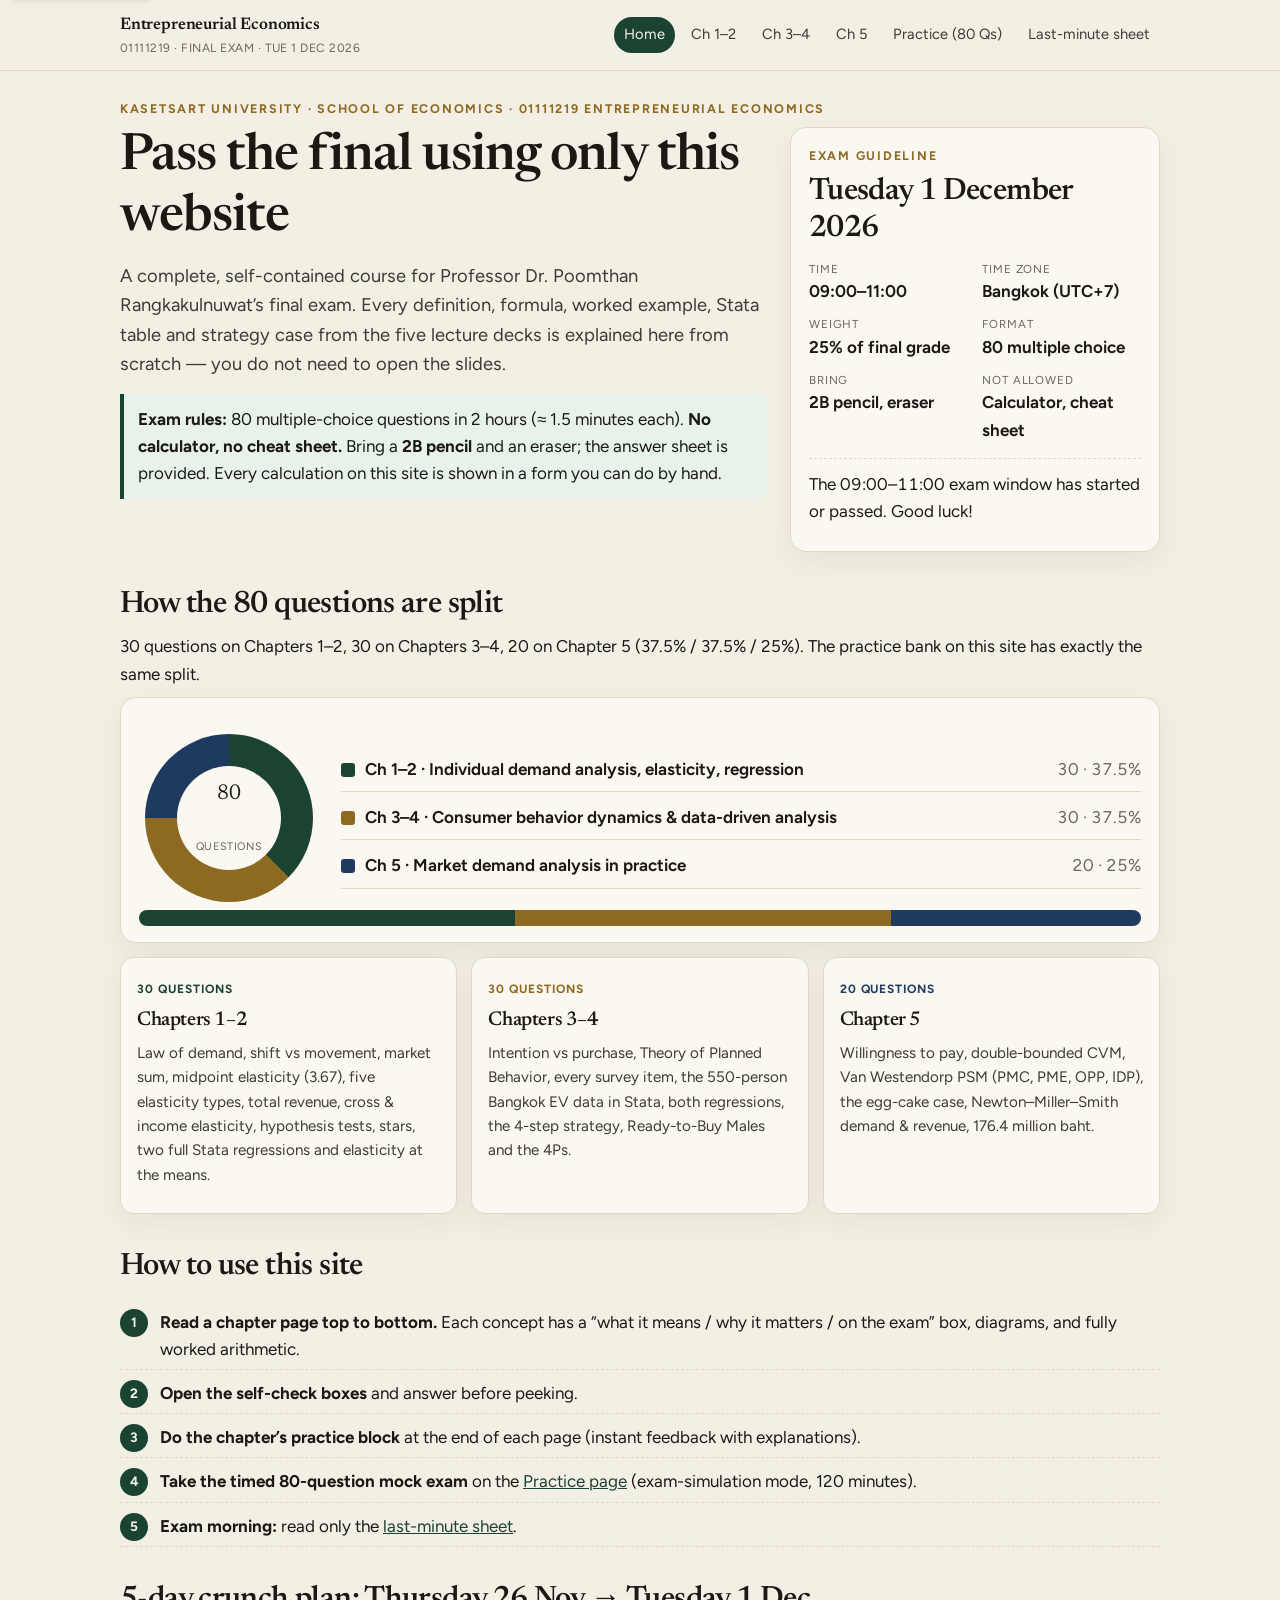
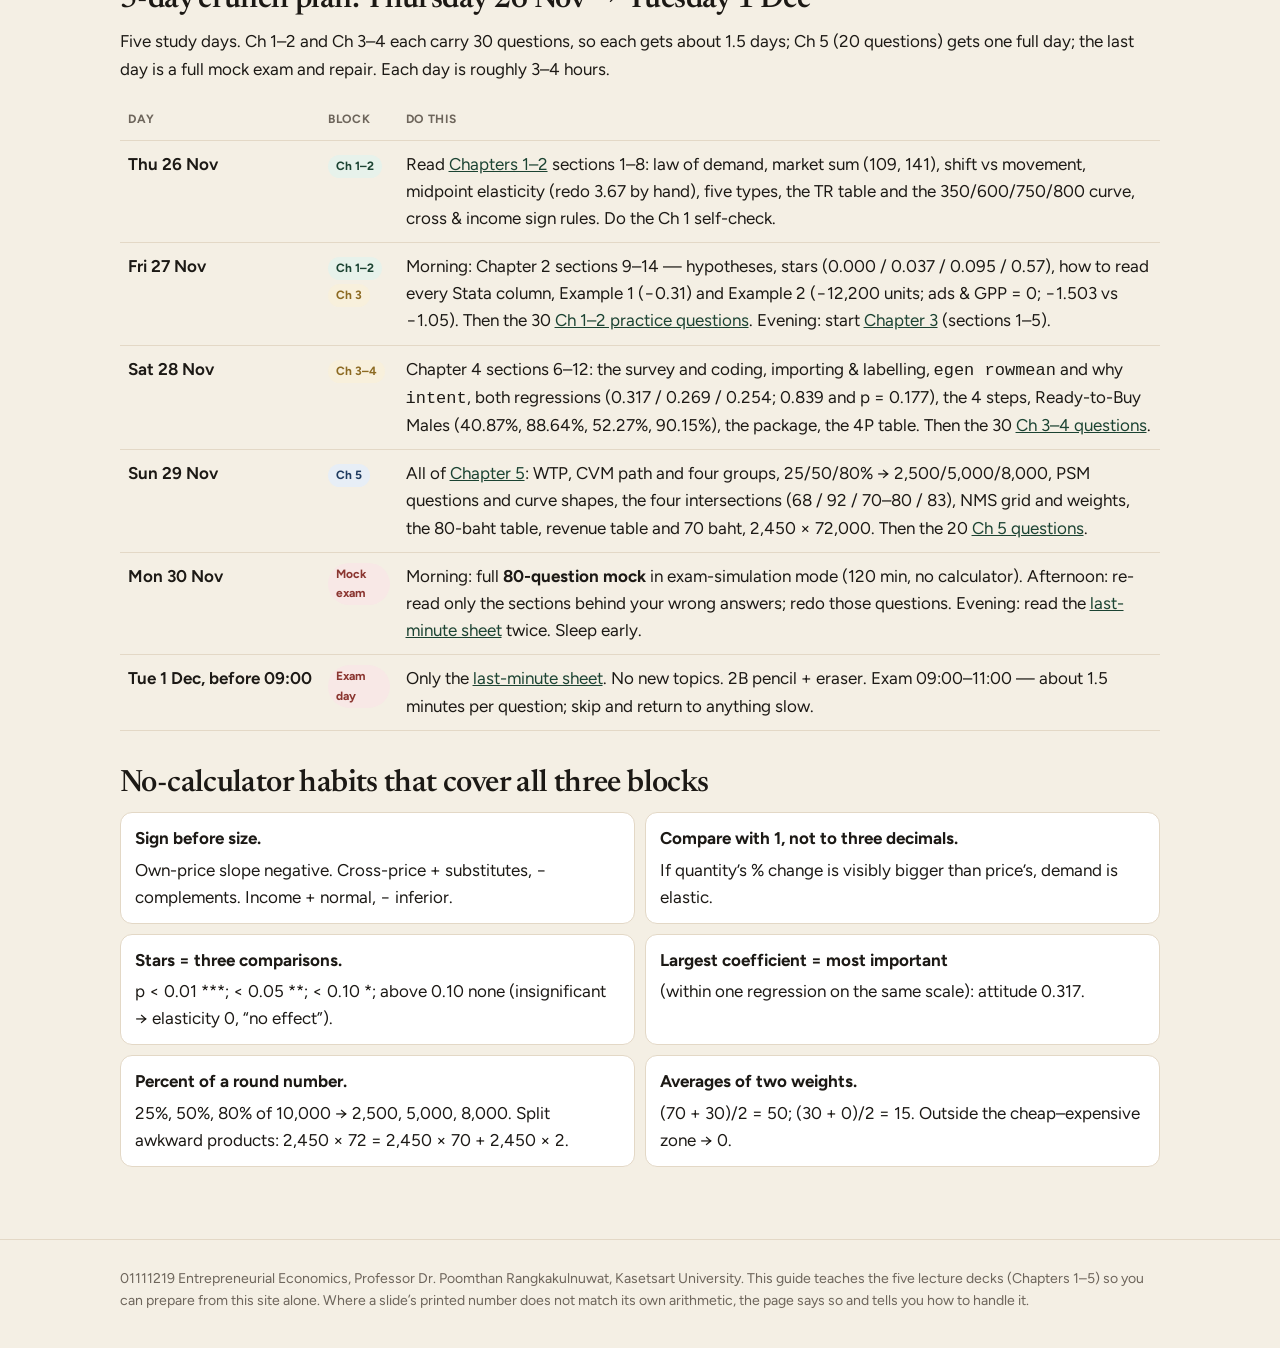
<file: index.html>
<!DOCTYPE html>
<html lang="en">
<head>
<meta charset="utf-8">
<meta name="viewport" content="width=device-width, initial-scale=1">
<title>01111219 Entrepreneurial Economics · Final exam study guide</title>
<link rel="preconnect" href="https://fonts.googleapis.com">
<link rel="preconnect" href="https://fonts.gstatic.com" crossorigin>
<link href="https://fonts.googleapis.com/css2?family=Figtree:wght@400;600;700&family=IBM+Plex+Mono:wght@400;500&family=Newsreader:opsz,wght@6..72,500;6..72,600&display=swap" rel="stylesheet">
<link rel="stylesheet" href="css/style.css">

</head>
<body>
<a class="skip" href="#main">Skip to content</a>
<header class="site-header">
  <div class="header-inner">
    <a class="brand" href="index.html">
      <strong>Entrepreneurial Economics</strong>
      <span>01111219 · Final exam · Tue 1 Dec 2026</span>
    </a>
    <nav class="main" aria-label="Primary">
      <a href="index.html" aria-current="page">Home</a>
      <a href="demand.html">Ch 1–2</a>
      <a href="behavior.html">Ch 3–4</a>
      <a href="market.html">Ch 5</a>
      <a href="practice.html">Practice (80 Qs)</a>
      <a href="formulas.html">Last-minute sheet</a>
    </nav>
  </div>
</header>

<main id="main" class="wrap">
<p class="kicker">Kasetsart University · School of Economics · 01111219 Entrepreneurial Economics</p>
<div class="hero-grid">
  <div>
    <h1>Pass the final using only this website</h1>
    <p class="lede">A complete, self-contained course for Professor Dr. Poomthan Rangkakulnuwat’s final exam. Every definition, formula, worked example, Stata table and strategy case from the five lecture decks is explained here from scratch — you do not need to open the slides.</p>
    <div class="callout">
      <p><b>Exam rules:</b> 80 multiple-choice questions in 2 hours (≈ 1.5 minutes each). <b>No calculator, no cheat sheet.</b> Bring a <b>2B pencil</b> and an eraser; the answer sheet is provided. Every calculation on this site is shown in a form you can do by hand.</p>
    </div>
  </div>
  <aside class="panel" aria-label="Exam facts">
    <p class="kicker">Exam guideline</p>
    <h2 style="margin-top:0">Tuesday 1 December 2026</h2>
    <dl class="exam-meta">
      <div><dt>Time</dt><dd>09:00–11:00</dd></div>
      <div><dt>Time zone</dt><dd>Bangkok (UTC+7)</dd></div>
      <div><dt>Weight</dt><dd>25% of final grade</dd></div>
      <div><dt>Format</dt><dd>80 multiple choice</dd></div>
      <div><dt>Bring</dt><dd>2B pencil, eraser</dd></div>
      <div><dt>Not allowed</dt><dd>Calculator, cheat sheet</dd></div>
    </dl>
    <p class="countdown" id="countdown">Counting down to 09:00 on 1 December.</p>
  </aside>
</div>

<h2>How the 80 questions are split</h2>
<p>30 questions on Chapters 1–2, 30 on Chapters 3–4, 20 on Chapter 5 (37.5% / 37.5% / 25%). The practice bank on this site has exactly the same split.</p>
<div class="panel">
  <div class="weight-row">
    <div class="donut" role="img" aria-label="Donut chart: 30 questions, 30 questions, 20 questions">
      <span>80<small>questions</small></span>
    </div>
    <ul class="legend">
      <li><i class="swatch a" aria-hidden="true"></i><a href="demand.html">Ch 1–2 · Individual demand analysis, elasticity, regression</a><span class="pct">30 · 37.5%</span></li>
      <li><i class="swatch b" aria-hidden="true"></i><a href="behavior.html">Ch 3–4 · Consumer behavior dynamics &amp; data-driven analysis</a><span class="pct">30 · 37.5%</span></li>
      <li><i class="swatch c" aria-hidden="true"></i><a href="market.html">Ch 5 · Market demand analysis in practice</a><span class="pct">20 · 25%</span></li>
    </ul>
  </div>
  <div class="bar" aria-hidden="true"><i class="a"></i><i class="b"></i><i class="c"></i></div>
</div>

<div class="cards">
  <a class="card" href="demand.html">
    <span class="tag a">30 questions</span>
    <h3>Chapters 1–2</h3>
    <p>Law of demand, shift vs movement, market sum, midpoint elasticity (3.67), five elasticity types, total revenue, cross &amp; income elasticity, hypothesis tests, stars, two full Stata regressions and elasticity at the means.</p>
  </a>
  <a class="card" href="behavior.html">
    <span class="tag b">30 questions</span>
    <h3>Chapters 3–4</h3>
    <p>Intention vs purchase, Theory of Planned Behavior, every survey item, the 550-person Bangkok EV data in Stata, both regressions, the 4-step strategy, Ready-to-Buy Males and the 4Ps.</p>
  </a>
  <a class="card" href="market.html">
    <span class="tag c">20 questions</span>
    <h3>Chapter 5</h3>
    <p>Willingness to pay, double-bounded CVM, Van Westendorp PSM (PMC, PME, OPP, IDP), the egg-cake case, Newton–Miller–Smith demand &amp; revenue, 176.4 million baht.</p>
  </a>
</div>

<h2>How to use this site</h2>
<ol class="steps">
  <li><b>Read a chapter page top to bottom.</b> Each concept has a “what it means / why it matters / on the exam” box, diagrams, and fully worked arithmetic.</li>
  <li><b>Open the self-check boxes</b> and answer before peeking.</li>
  <li><b>Do the chapter’s practice block</b> at the end of each page (instant feedback with explanations).</li>
  <li><b>Take the timed 80-question mock exam</b> on the <a href="practice.html">Practice page</a> (exam-simulation mode, 120 minutes).</li>
  <li><b>Exam morning:</b> read only the <a href="formulas.html">last-minute sheet</a>.</li>
</ol>

<h2>5-day crunch plan: Thursday 26 Nov → Tuesday 1 Dec</h2>
<p>Five study days. Ch 1–2 and Ch 3–4 each carry 30 questions, so each gets about 1.5 days; Ch 5 (20 questions) gets one full day; the last day is a full mock exam and repair. Each day is roughly 3–4 hours.</p>
<div class="scroll">
  <table class="plan">
    <thead><tr><th>Day</th><th>Block</th><th>Do this</th></tr></thead>
    <tbody>
      <tr>
        <td>Thu 26 Nov</td>
        <td><span class="pill a">Ch 1–2</span></td>
        <td>Read <a href="demand.html">Chapters 1–2</a> sections 1–8: law of demand, market sum (109, 141), shift vs movement, midpoint elasticity (redo 3.67 by hand), five types, the TR table and the 350/600/750/800 curve, cross &amp; income sign rules. Do the Ch 1 self-check.</td>
      </tr>
      <tr>
        <td>Fri 27 Nov</td>
        <td><span class="pill a">Ch 1–2</span> <span class="pill b">Ch 3</span></td>
        <td>Morning: Chapter 2 sections 9–14 — hypotheses, stars (0.000 / 0.037 / 0.095 / 0.57), how to read every Stata column, Example 1 (−0.31) and Example 2 (−12,200 units; ads &amp; GPP = 0; −1.503 vs −1.05). Then the 30 <a href="practice.html">Ch 1–2 practice questions</a>. Evening: start <a href="behavior.html">Chapter 3</a> (sections 1–5).</td>
      </tr>
      <tr>
        <td>Sat 28 Nov</td>
        <td><span class="pill b">Ch 3–4</span></td>
        <td>Chapter 4 sections 6–12: the survey and coding, importing &amp; labelling, <code>egen rowmean</code> and why <code>intent</code>, both regressions (0.317 / 0.269 / 0.254; 0.839 and p = 0.177), the 4 steps, Ready-to-Buy Males (40.87%, 88.64%, 52.27%, 90.15%), the package, the 4P table. Then the 30 <a href="practice.html">Ch 3–4 questions</a>.</td>
      </tr>
      <tr>
        <td>Sun 29 Nov</td>
        <td><span class="pill c">Ch 5</span></td>
        <td>All of <a href="market.html">Chapter 5</a>: WTP, CVM path and four groups, 25/50/80% → 2,500/5,000/8,000, PSM questions and curve shapes, the four intersections (68 / 92 / 70–80 / 83), NMS grid and weights, the 80-baht table, revenue table and 70 baht, 2,450 × 72,000. Then the 20 <a href="practice.html">Ch 5 questions</a>.</td>
      </tr>
      <tr>
        <td>Mon 30 Nov</td>
        <td><span class="pill d">Mock exam</span></td>
        <td>Morning: full <b>80-question mock</b> in exam-simulation mode (120 min, no calculator). Afternoon: re-read only the sections behind your wrong answers; redo those questions. Evening: read the <a href="formulas.html">last-minute sheet</a> twice. Sleep early.</td>
      </tr>
      <tr>
        <td>Tue 1 Dec, before 09:00</td>
        <td><span class="pill d">Exam day</span></td>
        <td>Only the <a href="formulas.html">last-minute sheet</a>. No new topics. 2B pencil + eraser. Exam 09:00–11:00 — about 1.5 minutes per question; skip and return to anything slow.</td>
      </tr>
    </tbody>
  </table>
</div>

<h2>No-calculator habits that cover all three blocks</h2>
<div class="tips">
  <div class="tip"><strong>Sign before size.</strong>Own-price slope negative. Cross-price + substitutes, − complements. Income + normal, − inferior.</div>
  <div class="tip"><strong>Compare with 1, not to three decimals.</strong>If quantity’s % change is visibly bigger than price’s, demand is elastic.</div>
  <div class="tip"><strong>Stars = three comparisons.</strong>p &lt; 0.01 ***; &lt; 0.05 **; &lt; 0.10 *; above 0.10 none (insignificant → elasticity 0, “no effect”).</div>
  <div class="tip"><strong>Largest coefficient = most important</strong> (within one regression on the same scale): attitude 0.317.</div>
  <div class="tip"><strong>Percent of a round number.</strong>25%, 50%, 80% of 10,000 → 2,500, 5,000, 8,000. Split awkward products: 2,450 × 72 = 2,450 × 70 + 2,450 × 2.</div>
  <div class="tip"><strong>Averages of two weights.</strong>(70 + 30)/2 = 50; (30 + 0)/2 = 15. Outside the cheap–expensive zone → 0.</div>
</div>
</main>

<footer class="site-footer">
  <div class="wrap">
    <p>01111219 Entrepreneurial Economics, Professor Dr. Poomthan Rangkakulnuwat, Kasetsart University. This guide teaches the five lecture decks (Chapters 1–5) so you can prepare from this site alone. Where a slide’s printed number does not match its own arithmetic, the page says so and tells you how to handle it.</p>
  </div>
</footer>
<script>
(function () {
  var exam = new Date("2026-12-01T09:00:00+07:00");
  var el = document.getElementById("countdown");
  function tick() {
    var ms = exam - new Date();
    if (ms <= 0) { el.textContent = "The 09:00–11:00 exam window has started or passed. Good luck!"; return; }
    var days = Math.floor(ms / 86400000);
    var hours = Math.floor((ms % 86400000) / 3600000);
    var mins = Math.floor((ms % 3600000) / 60000);
    el.innerHTML = "<b>" + days + " d " + hours + " h " + mins + " m</b> until 09:00 Bangkok time, Tuesday 1 December 2026.";
  }
  tick(); setInterval(tick, 30000);
})();
</script>
</body>
</html>
</file>
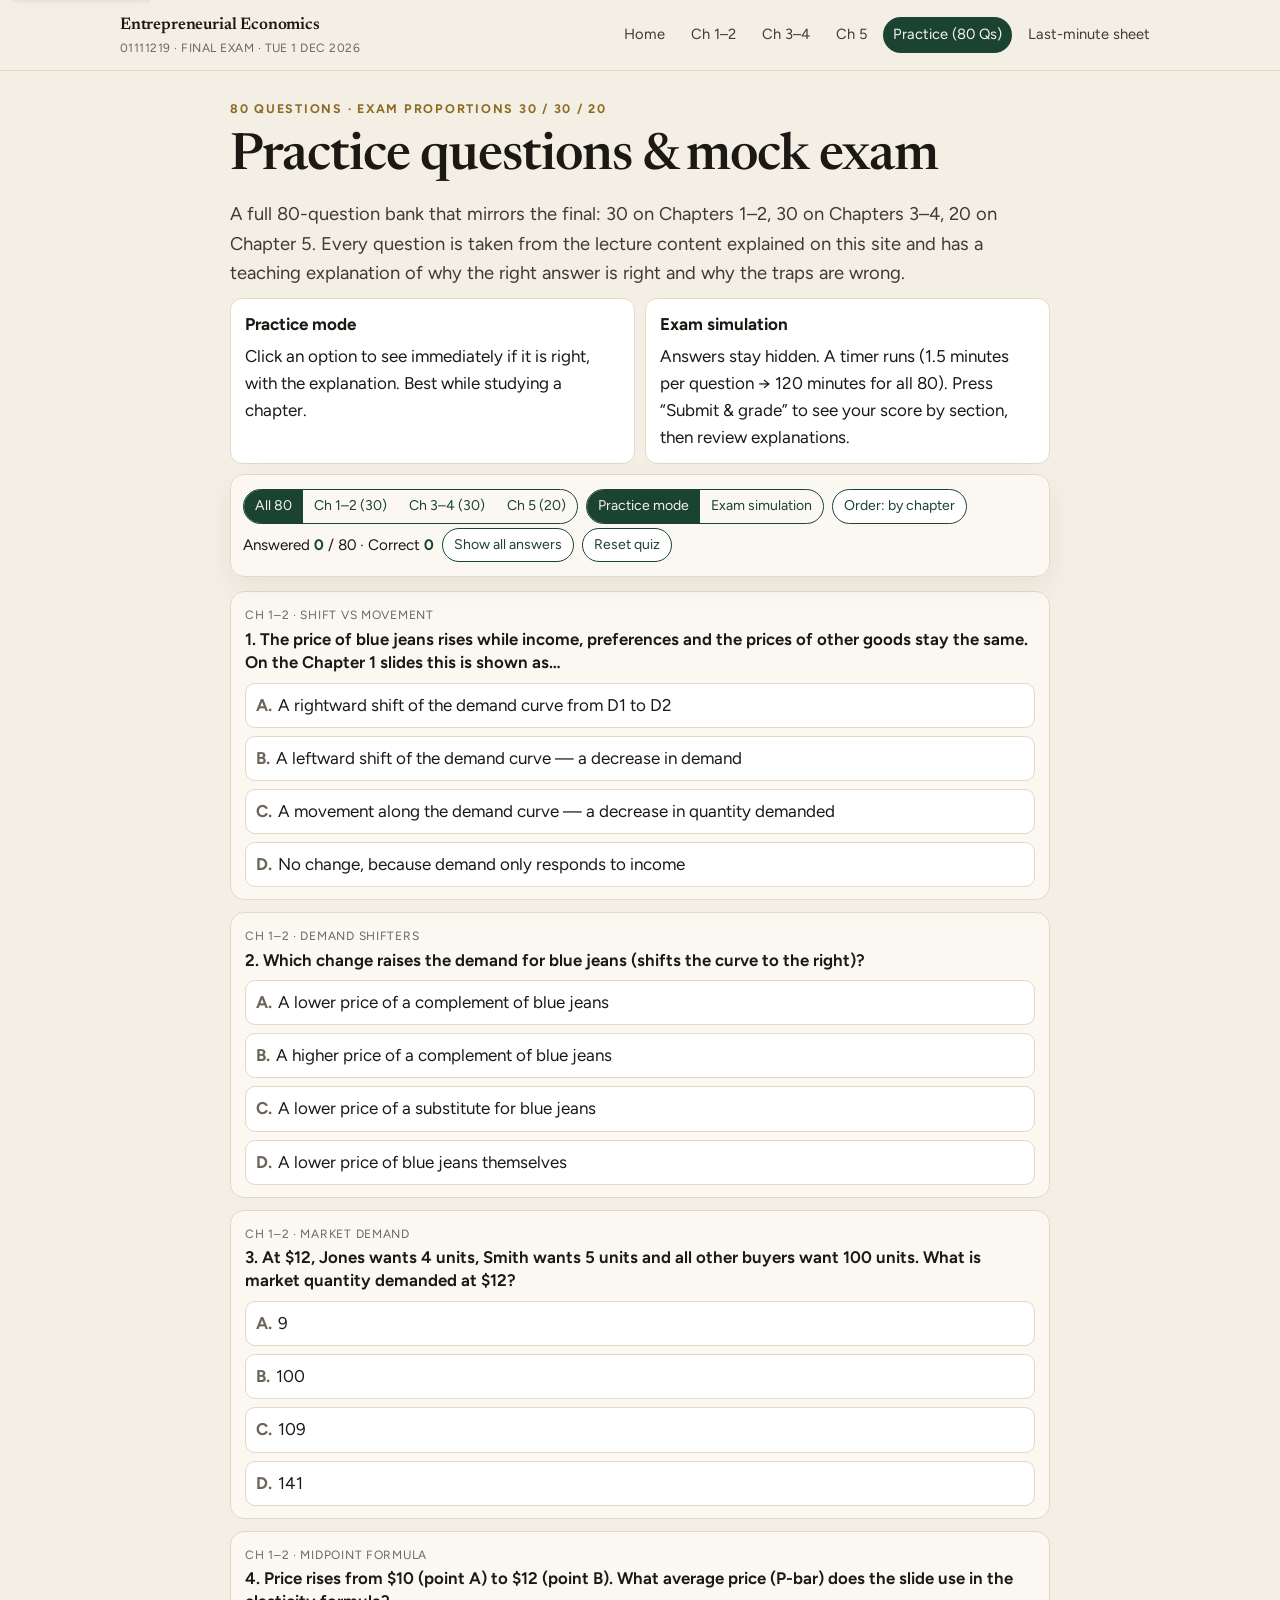
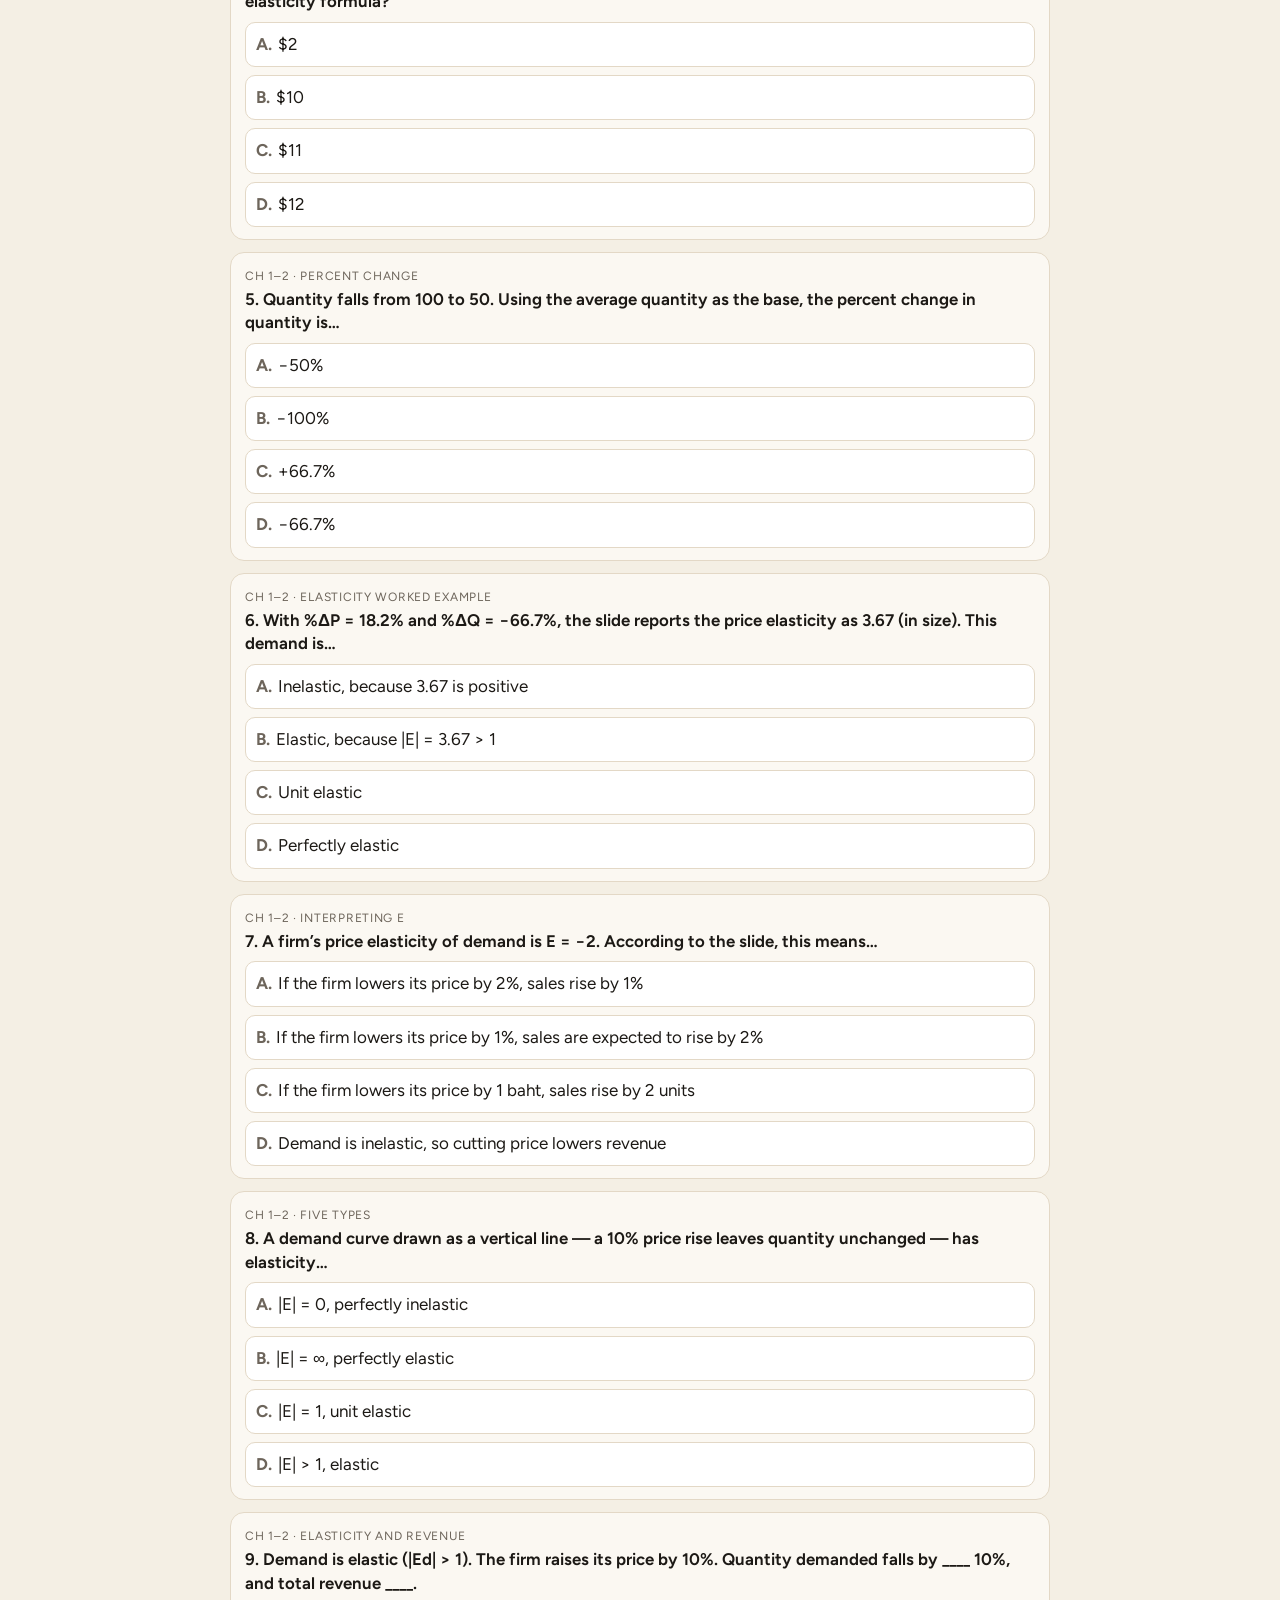
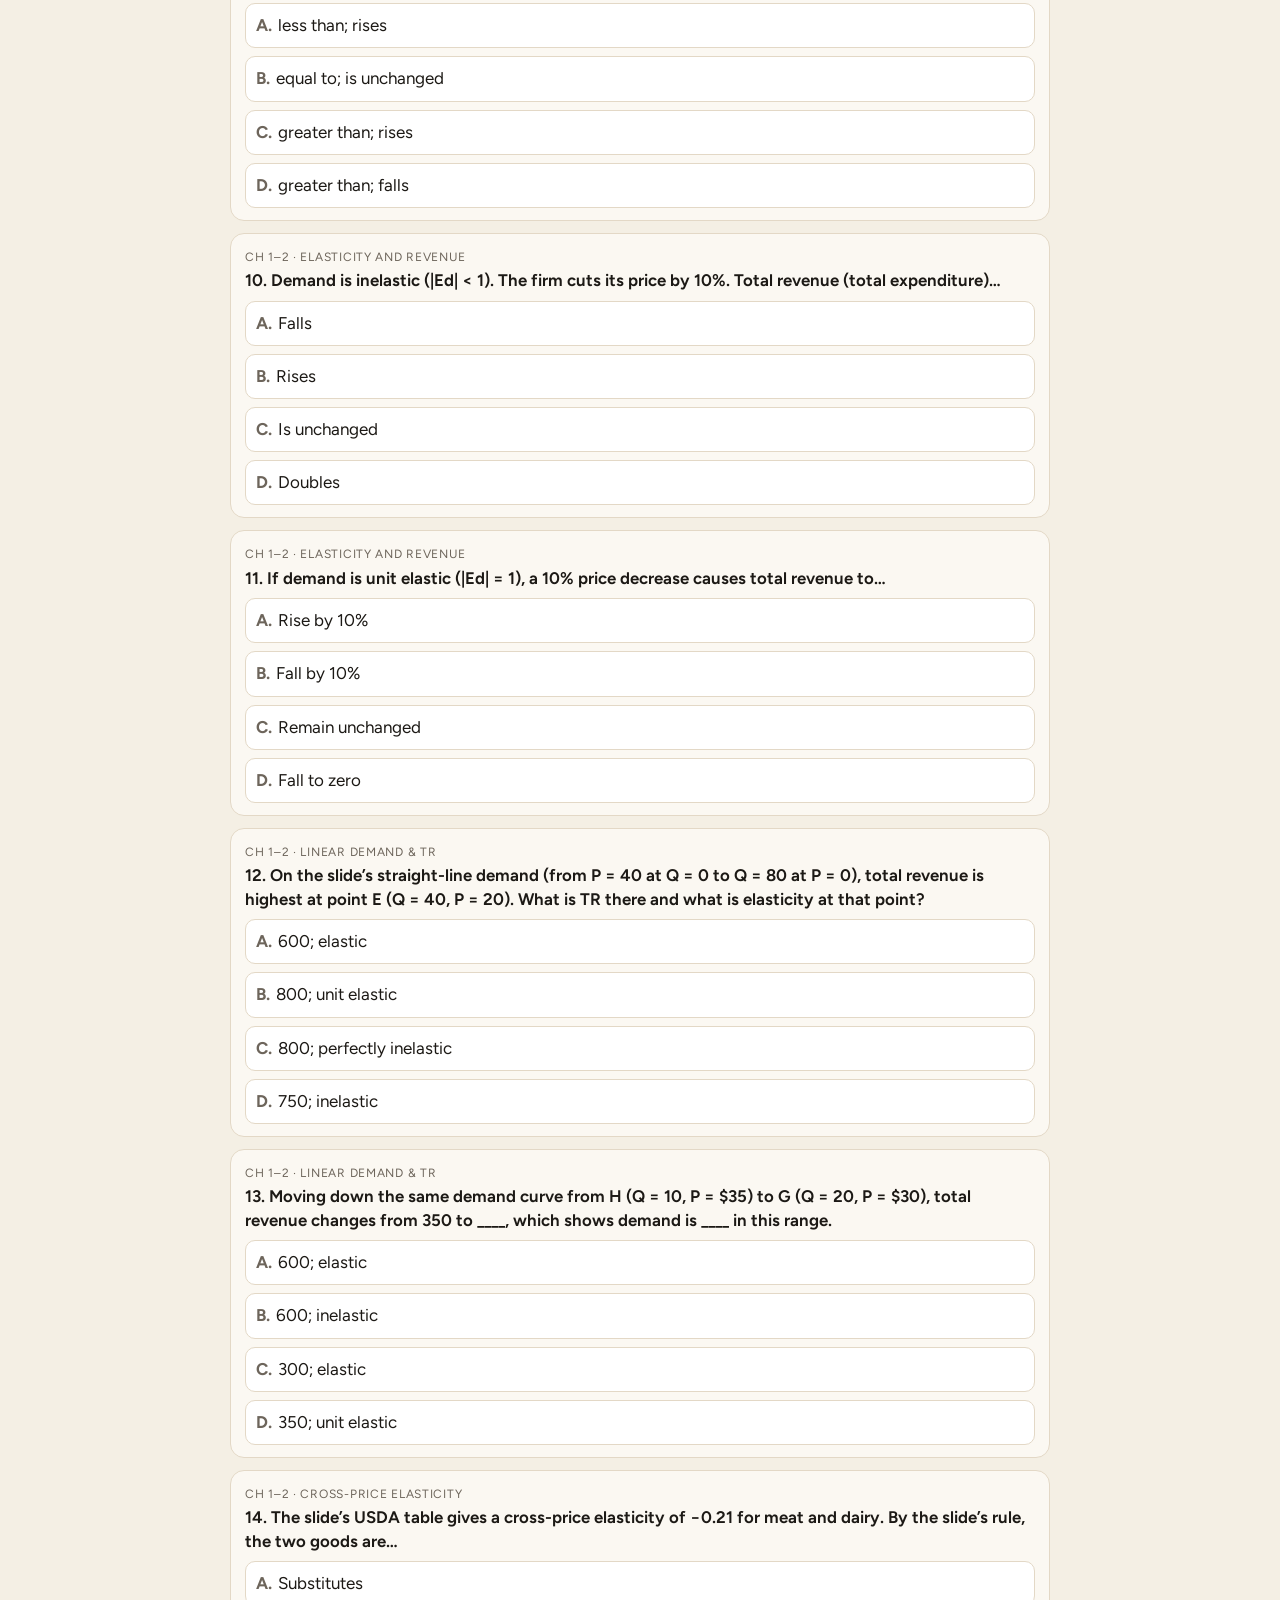
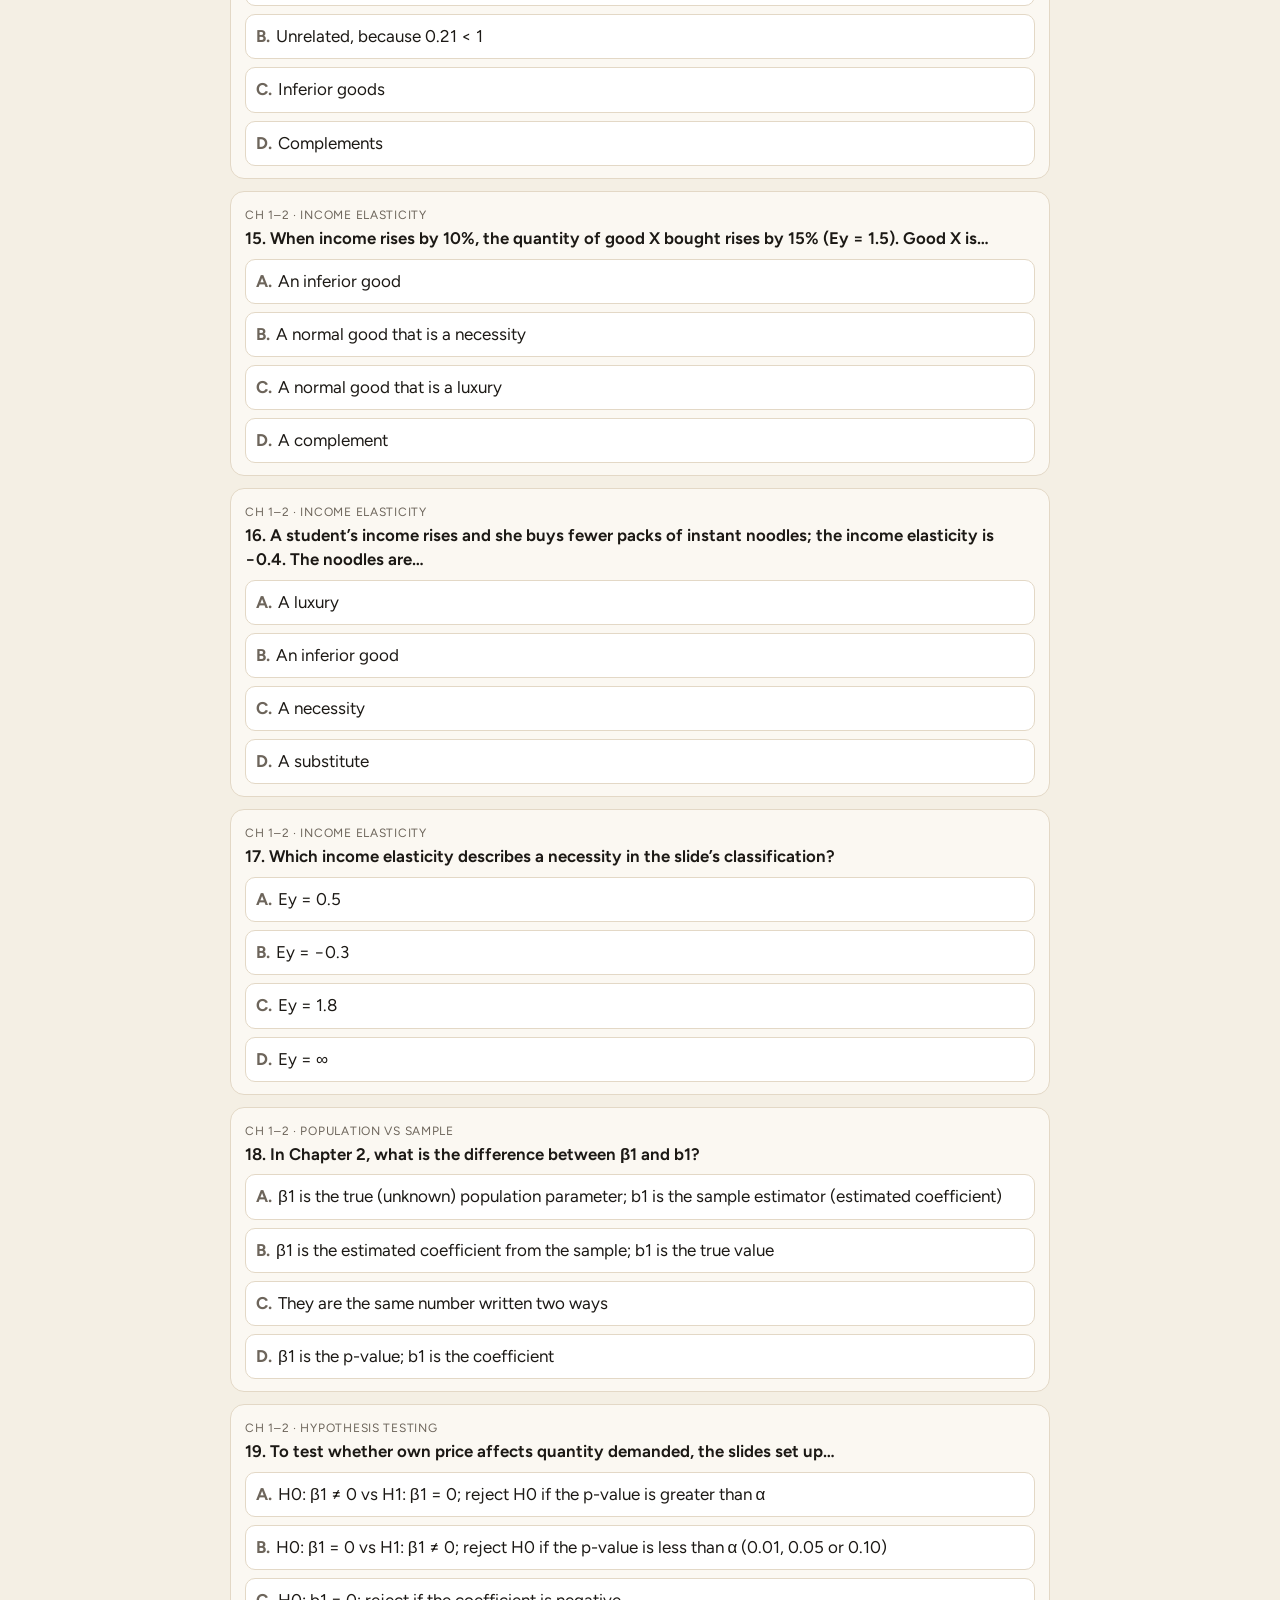
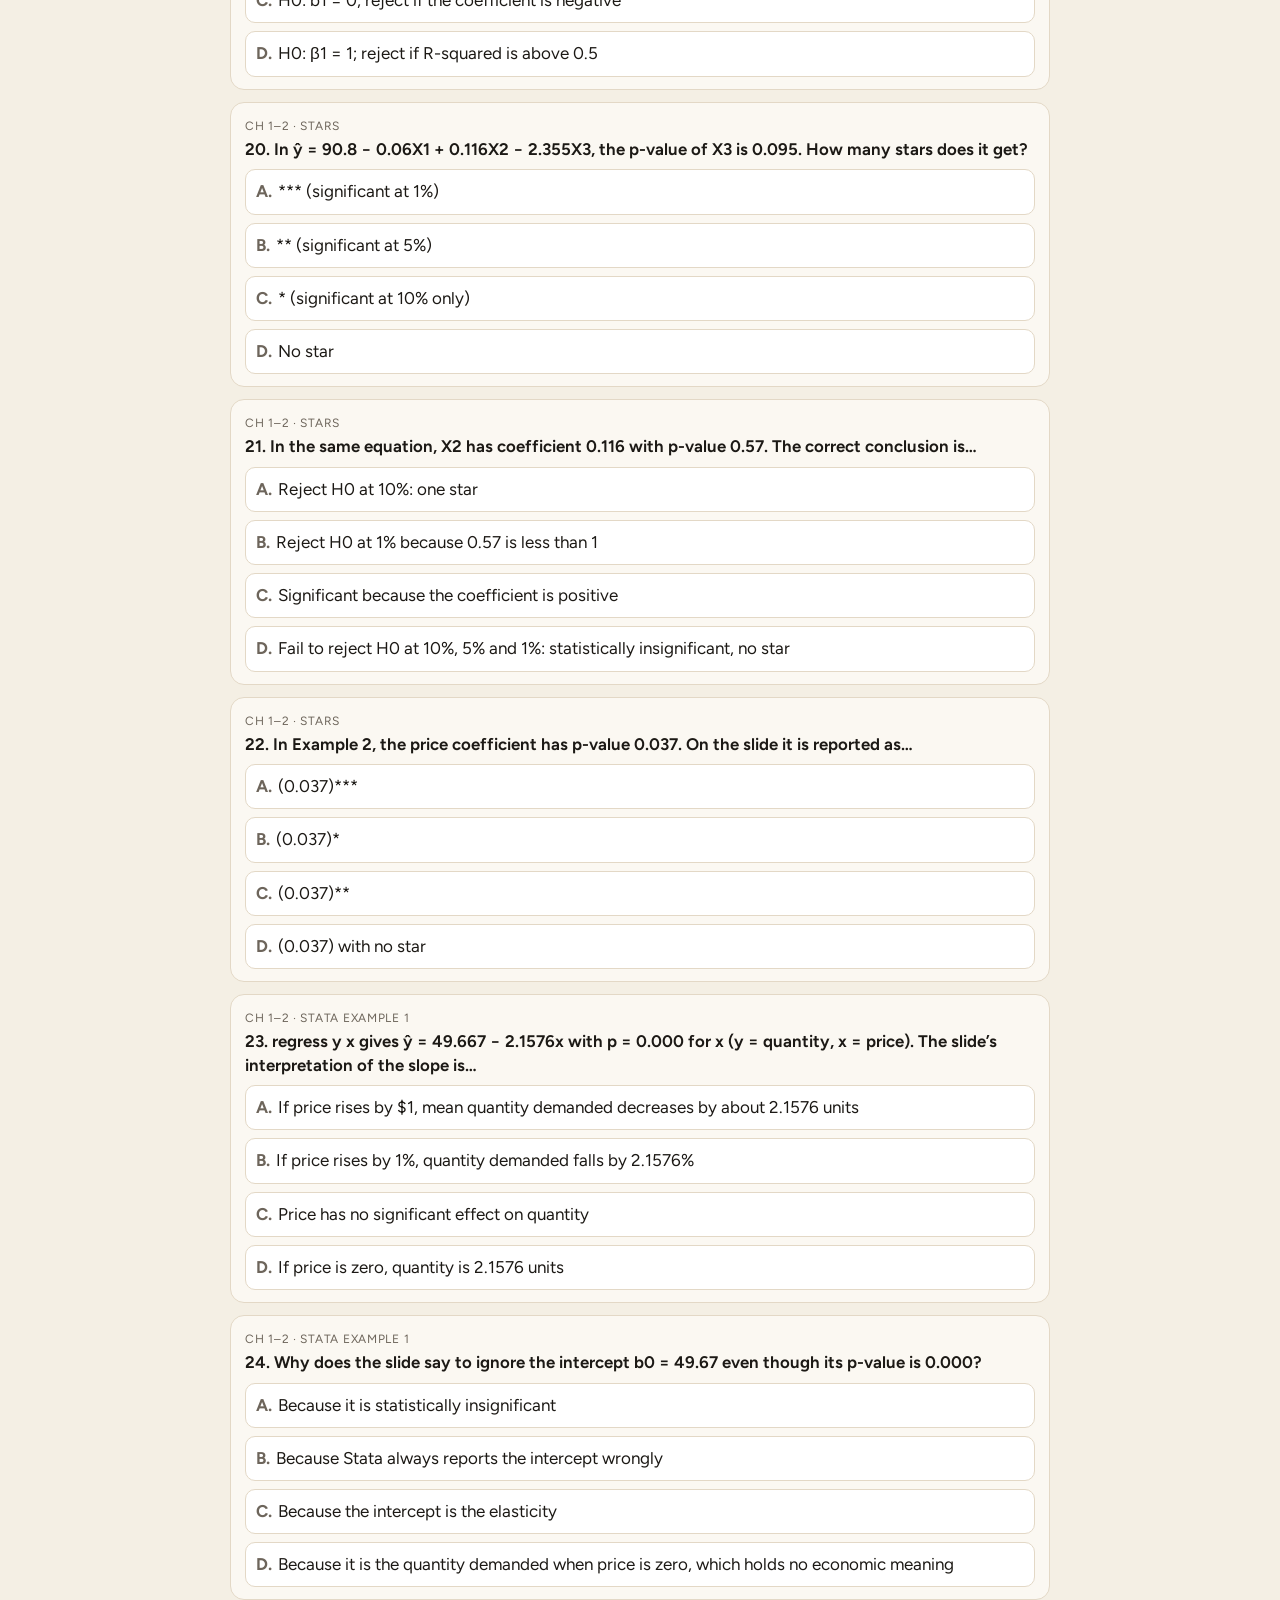
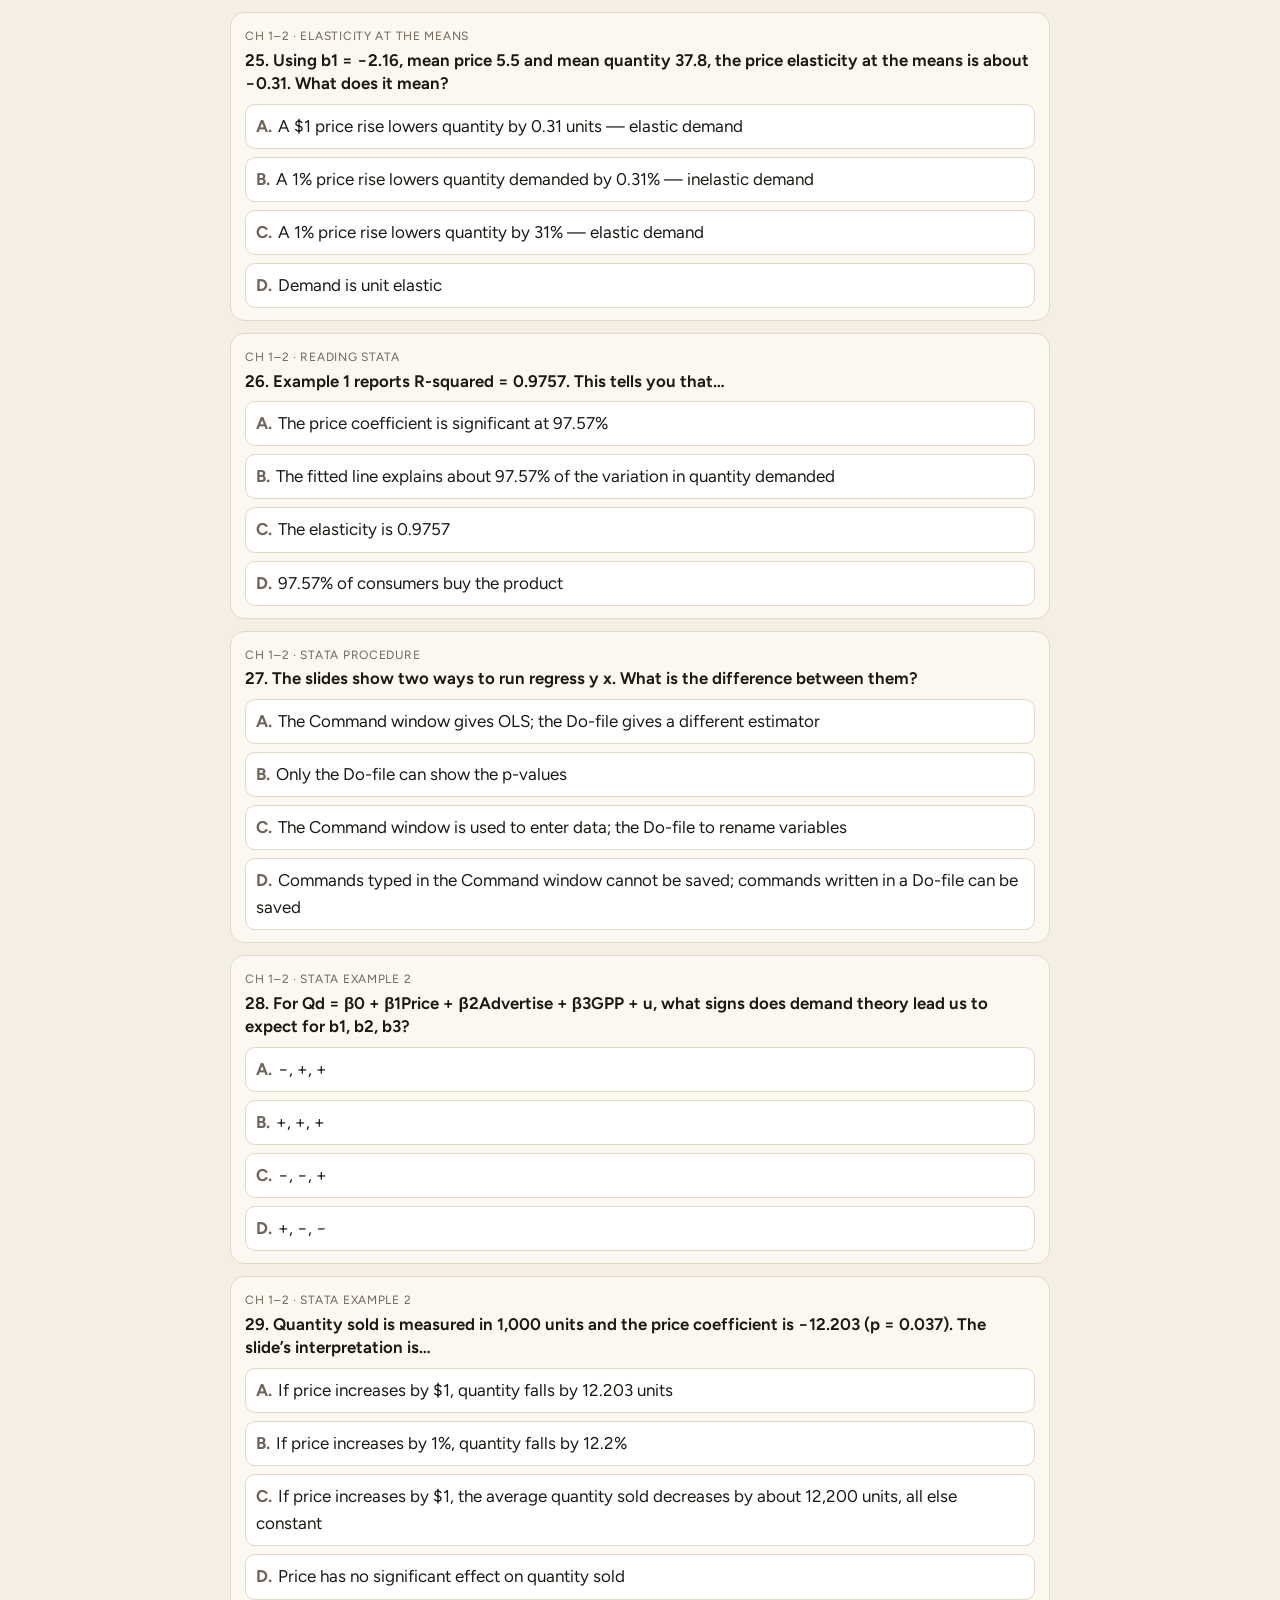
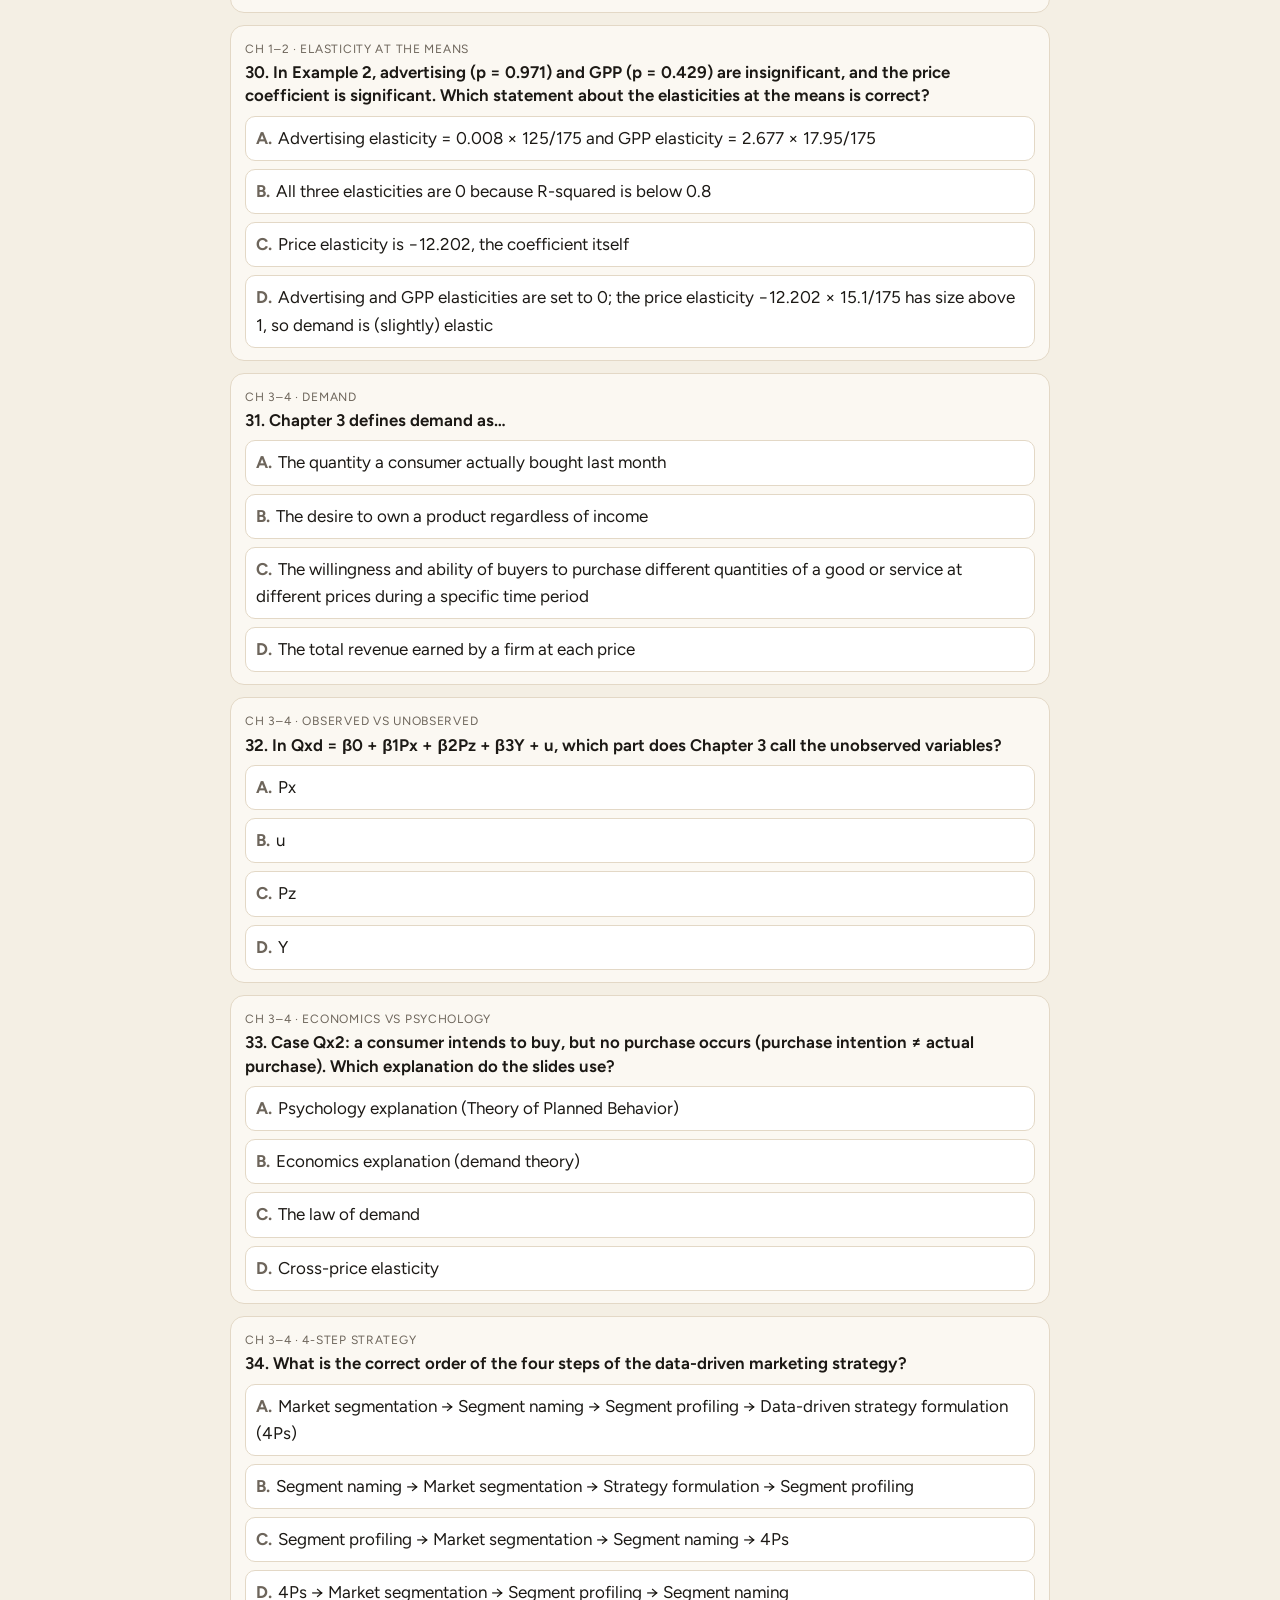
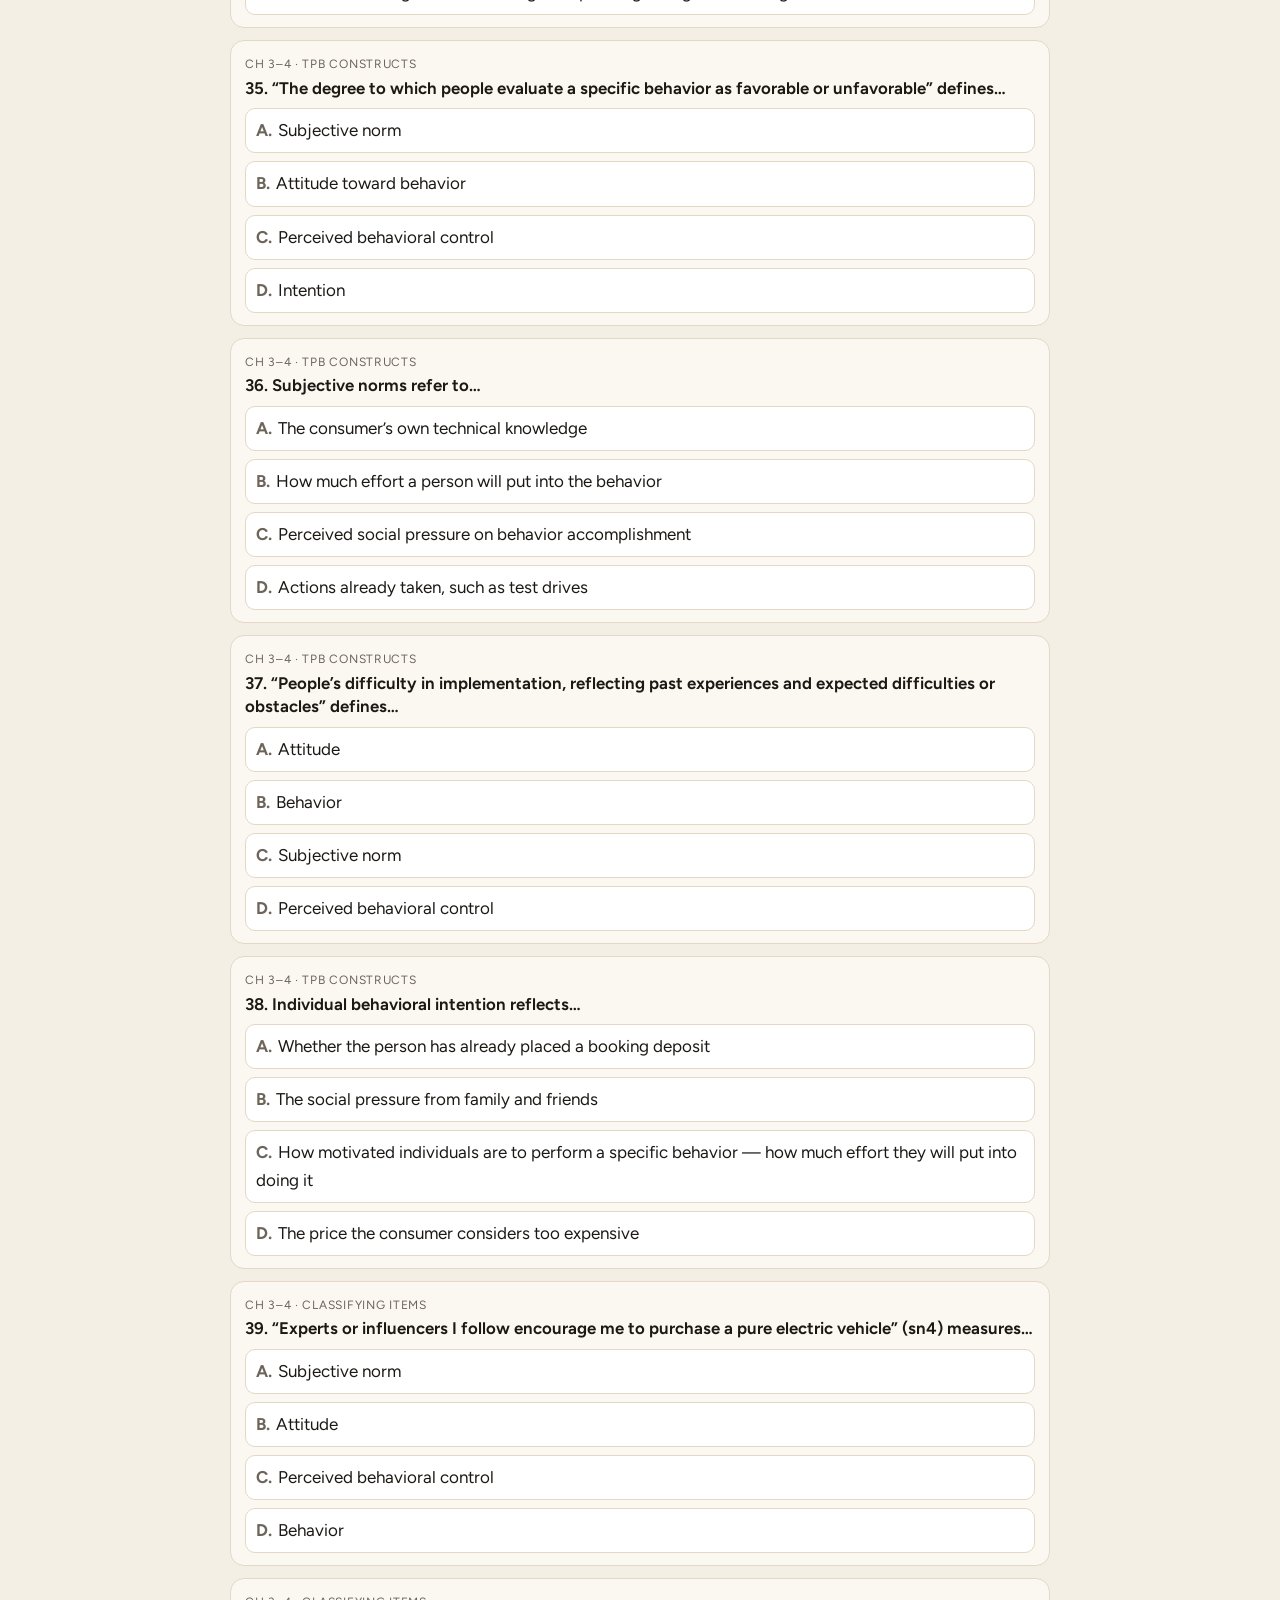
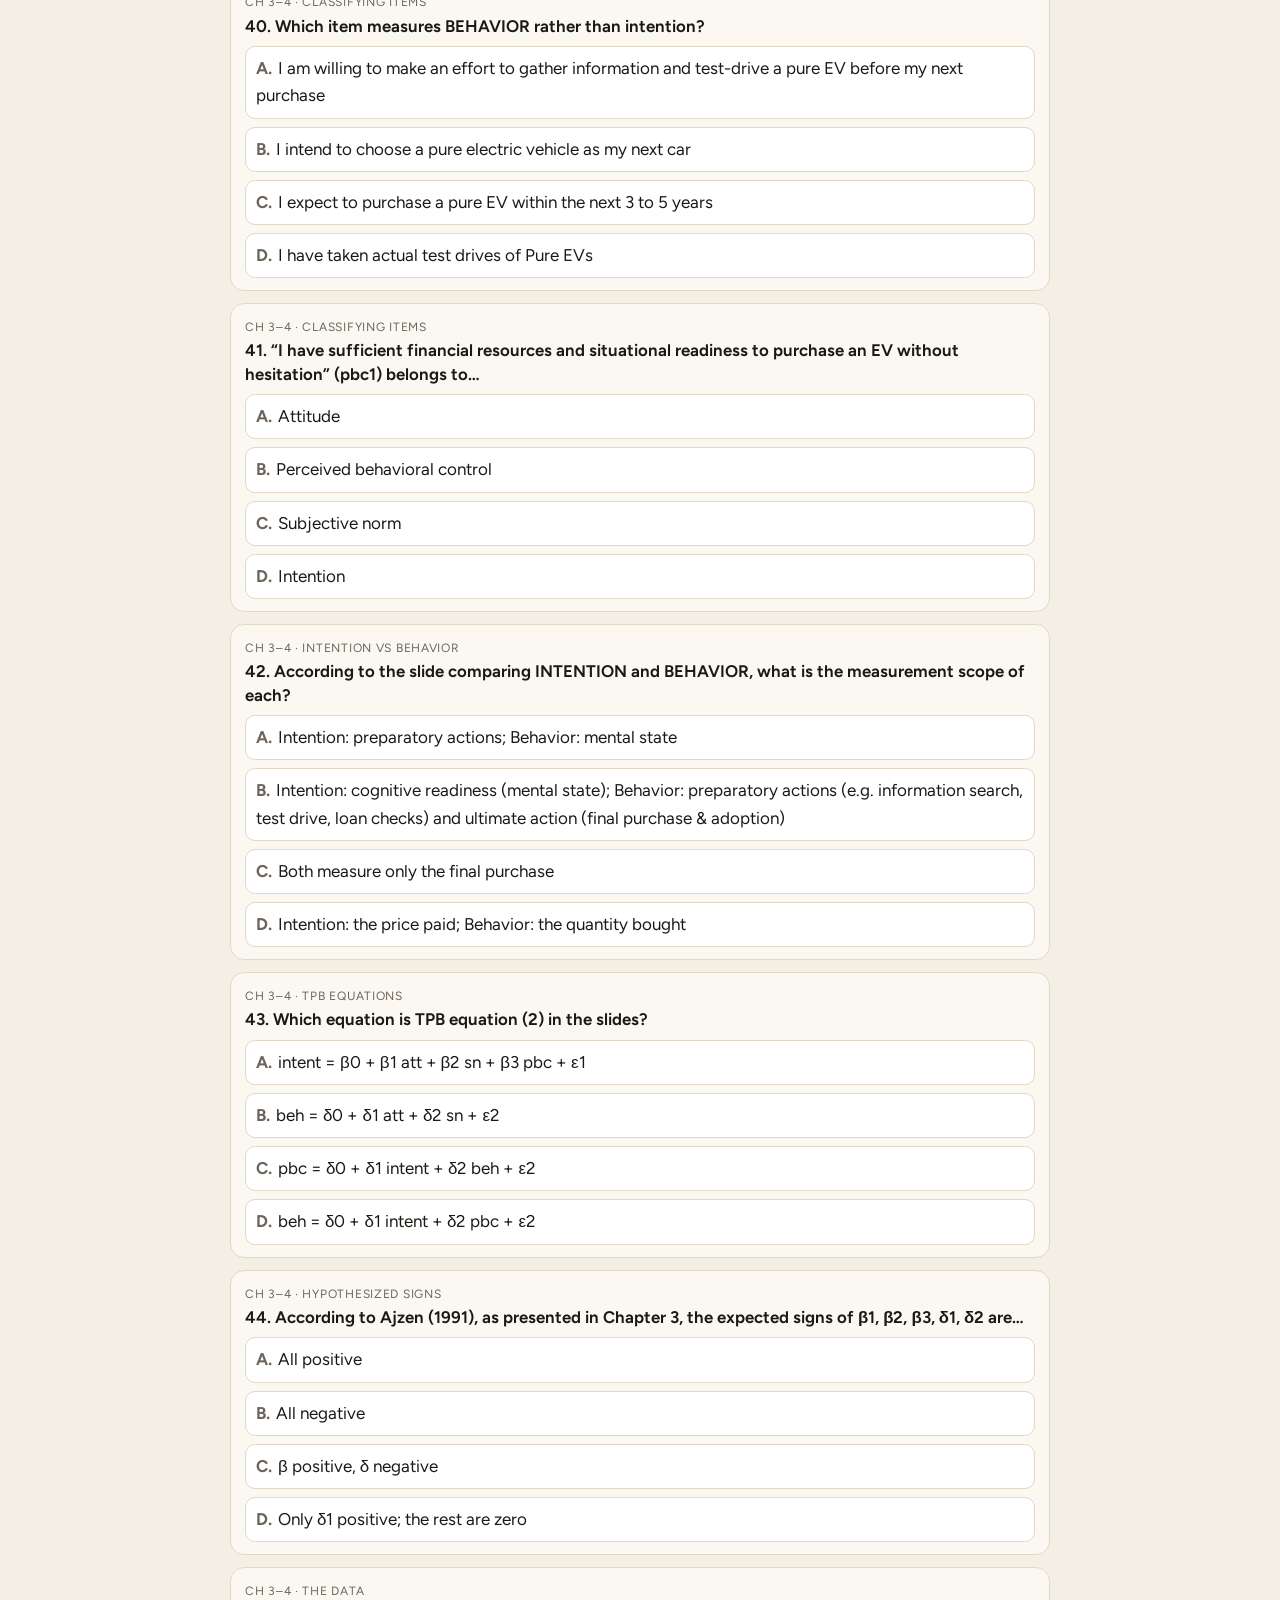
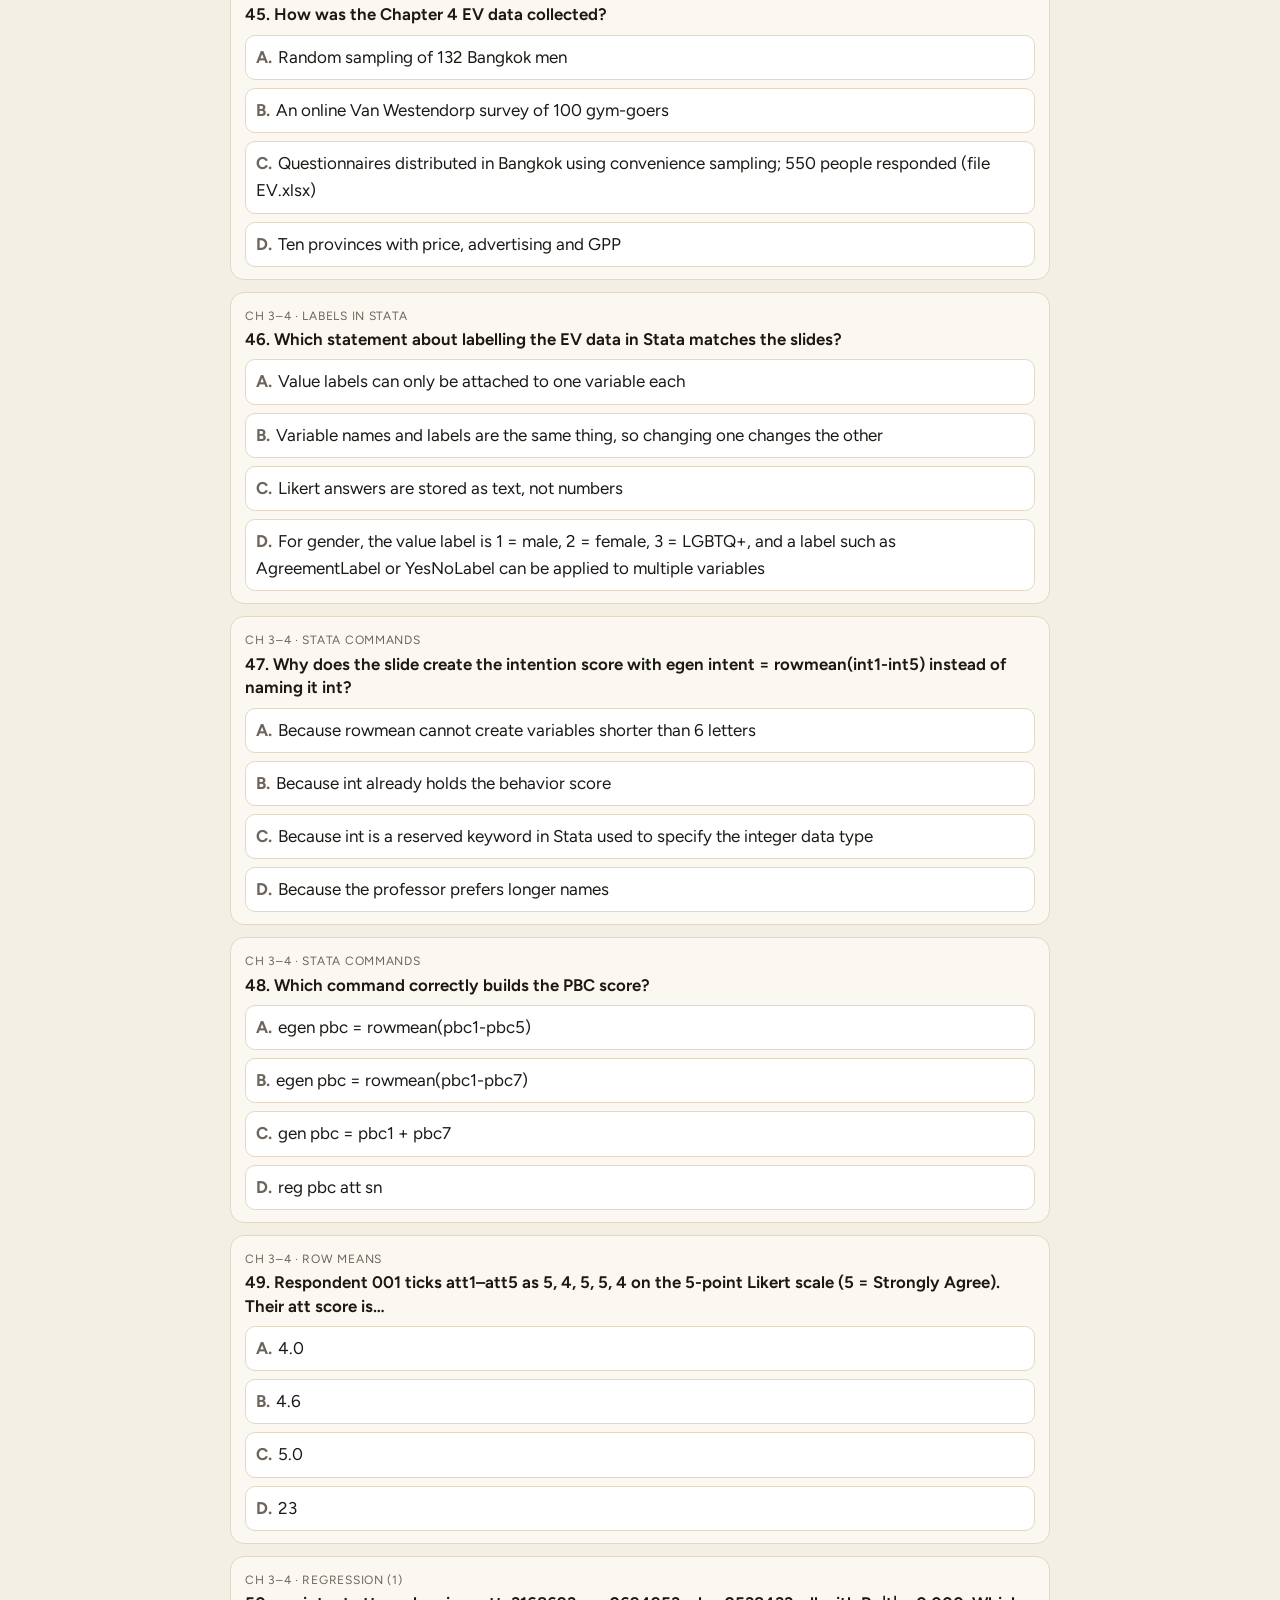
<file: practice.html>
<!DOCTYPE html>
<html lang="en">
<head>
<meta charset="utf-8">
<meta name="viewport" content="width=device-width, initial-scale=1">
<title>Practice questions & 80-question mock exam · 01111219</title>
<link rel="preconnect" href="https://fonts.googleapis.com">
<link rel="preconnect" href="https://fonts.gstatic.com" crossorigin>
<link href="https://fonts.googleapis.com/css2?family=Figtree:wght@400;600;700&family=IBM+Plex+Mono:wght@400;500&family=Newsreader:opsz,wght@6..72,500;6..72,600&display=swap" rel="stylesheet">
<link rel="stylesheet" href="css/style.css">

</head>
<body>
<a class="skip" href="#main">Skip to content</a>
<header class="site-header">
  <div class="header-inner">
    <a class="brand" href="index.html">
      <strong>Entrepreneurial Economics</strong>
      <span>01111219 · Final exam · Tue 1 Dec 2026</span>
    </a>
    <nav class="main" aria-label="Primary">
      <a href="index.html">Home</a>
      <a href="demand.html">Ch 1–2</a>
      <a href="behavior.html">Ch 3–4</a>
      <a href="market.html">Ch 5</a>
      <a href="practice.html" aria-current="page">Practice (80 Qs)</a>
      <a href="formulas.html">Last-minute sheet</a>
    </nav>
  </div>
</header>

<main id="main" class="wrap narrow">
<p class="kicker">80 questions · exam proportions 30 / 30 / 20</p>
<h1>Practice questions &amp; mock exam</h1>
<p class="lede">A full 80-question bank that mirrors the final: 30 on Chapters 1–2, 30 on Chapters 3–4, 20 on Chapter 5. Every question is taken from the lecture content explained on this site and has a teaching explanation of why the right answer is right and why the traps are wrong.</p>
<div class="tips">
  <div class="tip"><strong>Practice mode</strong>Click an option to see immediately if it is right, with the explanation. Best while studying a chapter.</div>
  <div class="tip"><strong>Exam simulation</strong>Answers stay hidden. A timer runs (1.5 minutes per question → 120 minutes for all 80). Press “Submit &amp; grade” to see your score by section, then review explanations.</div>
</div>
<div id="quiz-app" class="quiz" data-quiz-app="all"></div>
</main>

<footer class="site-footer">
  <div class="wrap">
    <p>Every question is grounded in the lecture slides as explained on the chapter pages. No calculator needed: arithmetic items use round numbers or figures printed on the slides.</p>
  </div>
</footer>
<script src="js/quiz-data.js"></script>
<script src="js/quiz.js"></script>
</body>
</html>
</file>
<file: css/style.css>
:root {
  --paper: #f4efe4;
  --paper-2: #fbf8f2;
  --ink: #1c1915;
  --ink-soft: #3f3a33;
  --muted: #6d655b;
  --line: #e3d8c6;
  --green: #1b4332;
  --green-2: #2d6a4f;
  --green-soft: #e7f2eb;
  --gold: #8c6a22;
  --gold-soft: #f8f0dc;
  --blue: #1e3a5f;
  --blue-soft: #e7eef6;
  --red: #8a3530;
  --red-soft: #f8e8e6;
  --shadow: 0 10px 30px rgba(40, 32, 18, 0.06);
  --serif: "Newsreader", "Iowan Old Style", Palatino, "Palatino Linotype", serif;
  --sans: "Figtree", "Avenir Next", "Segoe UI", sans-serif;
  --mono: "IBM Plex Mono", ui-monospace, "Source Code Pro", monospace;
  --max: 1080px;
  --read: 760px;
}

* { box-sizing: border-box; }
html { scroll-behavior: smooth; }
body {
  margin: 0;
  background:
    radial-gradient(1200px 500px at 100% -10%, rgba(45, 106, 79, 0.08), transparent 50%),
    var(--paper);
  color: var(--ink);
  font-family: var(--sans);
  font-size: 17px;
  line-height: 1.6;
}
img { max-width: 100%; }
a { color: var(--green); }
a:hover { color: var(--green-2); }

.skip {
  position: absolute;
  left: 12px;
  top: -40px;
  background: var(--ink);
  color: white;
  padding: 8px 12px;
  z-index: 10;
}
.skip:focus { top: 12px; }

.site-header {
  position: sticky;
  top: 0;
  z-index: 20;
  background: rgba(244, 239, 228, 0.92);
  backdrop-filter: blur(10px);
  border-bottom: 1px solid var(--line);
}
.header-inner {
  max-width: var(--max);
  margin: 0 auto;
  padding: 12px 20px;
  display: flex;
  align-items: center;
  justify-content: space-between;
  gap: 16px;
}
.brand {
  display: flex;
  flex-direction: column;
  text-decoration: none;
  color: var(--ink);
  min-width: 180px;
}
.brand strong {
  font-family: var(--serif);
  font-weight: 600;
  font-size: 1.05rem;
  letter-spacing: -0.01em;
}
.brand span {
  color: var(--muted);
  font-size: 0.75rem;
  letter-spacing: 0.04em;
  text-transform: uppercase;
}
nav.main {
  display: flex;
  flex-wrap: wrap;
  gap: 6px;
  justify-content: flex-end;
}
nav.main a {
  text-decoration: none;
  color: var(--ink-soft);
  font-size: 0.92rem;
  padding: 6px 10px;
  border-radius: 999px;
}
nav.main a[aria-current="page"],
nav.main a:hover {
  background: var(--green);
  color: #f6f3ea;
}

.wrap {
  max-width: var(--max);
  margin: 0 auto;
  padding: 28px 20px 72px;
}
.narrow { max-width: 860px; }

.kicker {
  font-size: 0.78rem;
  letter-spacing: 0.14em;
  text-transform: uppercase;
  color: var(--gold);
  font-weight: 700;
  margin: 0 0 8px;
}
h1, h2, h3, h4 {
  font-family: var(--serif);
  font-weight: 560;
  letter-spacing: -0.02em;
  line-height: 1.2;
  color: var(--ink);
}
h1 { font-size: clamp(2rem, 4vw, 3.3rem); margin: 0 0 12px; }
h2 { font-size: clamp(1.5rem, 2.4vw, 2rem); margin: 2.2rem 0 0.6rem; }
h3 { font-size: 1.25rem; margin: 1.5rem 0 0.4rem; }
h4 { font-size: 1.05rem; margin: 1.1rem 0 0.3rem; }
p { margin: 0.6rem 0; }
.lede { font-size: 1.15rem; color: var(--ink-soft); max-width: 68ch; }

.hero-grid {
  display: grid;
  grid-template-columns: 1.4fr 0.8fr;
  gap: 22px;
  align-items: start;
}
.panel {
  background: var(--paper-2);
  border: 1px solid var(--line);
  border-radius: 16px;
  padding: 18px 18px 16px;
  box-shadow: var(--shadow);
}
.exam-meta {
  display: grid;
  grid-template-columns: 1fr 1fr;
  gap: 10px 14px;
  margin: 12px 0 0;
}
.exam-meta div { min-width: 0; }
.exam-meta dt {
  font-size: 0.72rem;
  letter-spacing: 0.08em;
  text-transform: uppercase;
  color: var(--muted);
}
.exam-meta dd { margin: 0; font-weight: 650; }

.countdown {
  margin-top: 14px;
  padding-top: 12px;
  border-top: 1px dashed var(--line);
  font-variant-numeric: tabular-nums;
}
.countdown b { color: var(--green); }

.weight-row {
  display: grid;
  grid-template-columns: 180px 1fr;
  gap: 22px;
  align-items: center;
  margin-top: 18px;
}
.donut {
  width: 168px;
  height: 168px;
  border-radius: 50%;
  background: conic-gradient(
    var(--green) 0 37.5%,
    var(--gold) 37.5% 75%,
    var(--blue) 75% 100%
  );
  display: grid;
  place-items: center;
  margin: 0 auto;
}
.donut span {
  width: 104px;
  height: 104px;
  border-radius: 50%;
  background: var(--paper-2);
  display: grid;
  place-items: center;
  text-align: center;
  font-family: var(--serif);
  font-size: 1.35rem;
  line-height: 1.1;
}
.donut small { display: block; font-family: var(--sans); font-size: 0.68rem; color: var(--muted); letter-spacing: 0.06em; text-transform: uppercase; }
.legend { list-style: none; padding: 0; margin: 0; }
.legend li {
  display: grid;
  grid-template-columns: 14px 1fr auto;
  gap: 10px;
  align-items: baseline;
  padding: 8px 0;
  border-bottom: 1px solid var(--line);
}
.swatch { width: 14px; height: 14px; border-radius: 3px; transform: translateY(2px); }
.swatch.a { background: var(--green); }
.swatch.b { background: var(--gold); }
.swatch.c { background: var(--blue); }
.legend a { text-decoration: none; font-weight: 650; color: var(--ink); }
.legend a:hover { color: var(--green); }
.pct { font-variant-numeric: tabular-nums; color: var(--muted); }

.bar {
  display: flex;
  height: 16px;
  border-radius: 999px;
  overflow: hidden;
  margin: 8px 0 0;
}
.bar i { display: block; height: 100%; }
.bar .a { width: 37.5%; background: var(--green); }
.bar .b { width: 37.5%; background: var(--gold); }
.bar .c { width: 25%; background: var(--blue); }

.cards {
  display: grid;
  grid-template-columns: repeat(3, 1fr);
  gap: 14px;
  margin-top: 14px;
}
.card {
  display: block;
  text-decoration: none;
  color: inherit;
  background: var(--paper-2);
  border: 1px solid var(--line);
  border-radius: 14px;
  padding: 16px;
  box-shadow: var(--shadow);
}
.card:hover { border-color: #c9b89a; }
.card .tag {
  font-size: 0.75rem;
  font-weight: 700;
  letter-spacing: 0.08em;
  text-transform: uppercase;
}
.tag.a { color: var(--green); }
.tag.b { color: var(--gold); }
.tag.c { color: var(--blue); }
.card h3 { margin-top: 6px; }
.card p { color: var(--ink-soft); font-size: 0.95rem; }

.plan { width: 100%; border-collapse: collapse; margin-top: 8px; }
.plan th, .plan td {
  text-align: left;
  padding: 10px 8px;
  border-bottom: 1px solid var(--line);
  vertical-align: top;
}
.plan th { font-size: 0.75rem; letter-spacing: 0.06em; text-transform: uppercase; color: var(--muted); font-weight: 700; }
.plan td:first-child { white-space: nowrap; font-weight: 650; }
.pill {
  display: inline-block;
  font-size: 0.75rem;
  font-weight: 700;
  padding: 2px 8px;
  border-radius: 999px;
}
.pill.a { background: var(--green-soft); color: var(--green); }
.pill.b { background: var(--gold-soft); color: var(--gold); }
.pill.c { background: var(--blue-soft); color: var(--blue); }
.pill.d { background: var(--red-soft); color: var(--red); }

.callout {
  border-left: 4px solid var(--green);
  background: var(--green-soft);
  padding: 12px 14px;
  border-radius: 0 12px 12px 0;
  margin: 14px 0;
}
.callout.warn { border-color: var(--gold); background: var(--gold-soft); }
.callout.alert { border-color: var(--red); background: var(--red-soft); }
.callout.blue { border-color: var(--blue); background: var(--blue-soft); }
.callout p:first-child { margin-top: 0; }
.callout p:last-child { margin-bottom: 0; }

.toc {
  display: flex;
  flex-wrap: wrap;
  gap: 8px;
  margin: 14px 0 6px;
}
.toc a {
  text-decoration: none;
  background: white;
  border: 1px solid var(--line);
  border-radius: 999px;
  padding: 4px 10px;
  font-size: 0.88rem;
  color: var(--ink-soft);
}
.toc a:hover { border-color: var(--green); color: var(--green); }

ul, ol { padding-left: 1.2rem; }
li { margin: 0.25rem 0; }
.formula {
  background: white;
  border: 1px solid var(--line);
  border-radius: 12px;
  padding: 8px 14px;
  overflow-x: auto;
  margin: 10px 0;
}
.grid-2 {
  display: grid;
  grid-template-columns: 1fr 1fr;
  gap: 12px;
}
table.data, table.stata {
  width: 100%;
  border-collapse: collapse;
  margin: 10px 0 16px;
  font-size: 0.92rem;
  background: white;
}
table.data th, table.data td,
table.stata th, table.stata td {
  border: 1px solid var(--line);
  padding: 7px 8px;
  text-align: left;
  vertical-align: top;
}
table.data th { background: #f3ecdf; font-weight: 700; }
.scroll { overflow-x: auto; }

table.stata {
  font-family: var(--mono);
  font-size: 0.78rem;
  line-height: 1.45;
}
table.stata caption {
  font-family: var(--sans);
  text-align: left;
  font-weight: 700;
  padding-bottom: 6px;
}
table.stata th { background: #e8f0ea; }

.tips {
  display: grid;
  grid-template-columns: 1fr 1fr;
  gap: 10px;
}
.tip {
  background: white;
  border: 1px solid var(--line);
  border-radius: 12px;
  padding: 12px 14px;
}
.tip strong { display: block; margin-bottom: 4px; }

.sheet {
  display: grid;
  grid-template-columns: 1fr 1fr;
  gap: 12px;
}
.sheet section {
  background: var(--paper-2);
  border: 1px solid var(--line);
  border-radius: 14px;
  padding: 12px 14px 8px;
}
.sheet h2 { margin-top: 0; font-size: 1.25rem; }
.sheet h3 { font-size: 1.02rem; }
.mini { font-size: 0.92rem; }

.quiz { margin-top: 8px; }
.q {
  background: var(--paper-2);
  border: 1px solid var(--line);
  border-radius: 14px;
  padding: 14px 14px 12px;
  margin: 12px 0;
}
.q h3 { margin: 0 0 8px; font-size: 1.05rem; font-family: var(--sans); font-weight: 650; letter-spacing: 0; line-height: 1.4; }
.opts { display: grid; gap: 8px; }
.opts button {
  text-align: left;
  font: inherit;
  background: white;
  border: 1px solid var(--line);
  border-radius: 10px;
  padding: 8px 10px;
  cursor: pointer;
  color: var(--ink);
}
.opts button:hover { border-color: #b7a88a; }
.opts button.picked { border-color: var(--green); box-shadow: inset 0 0 0 1px var(--green); }
.opts button.good { background: var(--green-soft); border-color: var(--green-2); }
.opts button.bad { background: var(--red-soft); border-color: var(--red); }
.q-actions { display: flex; gap: 8px; margin-top: 10px; flex-wrap: wrap; }
.q-actions button, .scorebar button {
  font: inherit;
  border-radius: 999px;
  border: 1px solid var(--green);
  background: var(--green);
  color: #f6f3ea;
  padding: 6px 12px;
  cursor: pointer;
}
.q-actions button.ghost, .scorebar button.ghost {
  background: transparent;
  color: var(--green);
}
.explain {
  display: none;
  margin-top: 10px;
  padding: 10px 12px;
  background: white;
  border-radius: 10px;
  border: 1px dashed var(--line);
}
.explain.show { display: block; }
.scorebar {
  display: flex;
  justify-content: space-between;
  gap: 12px;
  align-items: center;
  flex-wrap: wrap;
  background: white;
  border: 1px solid var(--line);
  border-radius: 12px;
  padding: 10px 12px;
  margin: 8px 0 14px;
}

.site-footer {
  border-top: 1px solid var(--line);
  color: var(--muted);
  font-size: 0.88rem;
}
.site-footer .wrap { padding-top: 18px; padding-bottom: 28px; }

@media (max-width: 860px) {
  .hero-grid, .weight-row, .cards, .grid-2, .tips, .sheet { grid-template-columns: 1fr; }
  .weight-row { grid-template-columns: 1fr; }
  .header-inner { flex-direction: column; align-items: flex-start; }
  nav.main { justify-content: flex-start; }
  .plan td:first-child { white-space: normal; }
}
@media print {
  .site-header, .site-footer, .toc, .quiz, .scorebar, .no-print { display: none !important; }
  body { background: white; }
  .panel, .sheet section, .callout { break-inside: avoid; box-shadow: none; }
}

/* ===== Self-contained guide components (revision 2) ===== */
.learn {
  display: grid;
  grid-template-columns: repeat(3, 1fr);
  gap: 10px;
  margin: 12px 0 16px;
}
.learn > div {
  background: white;
  border: 1px solid var(--line);
  border-top: 4px solid var(--green);
  border-radius: 12px;
  padding: 10px 12px;
  font-size: 0.95rem;
}
.learn > div:nth-child(2) { border-top-color: var(--gold); }
.learn > div:nth-child(3) { border-top-color: var(--blue); }
.learn b.h {
  display: block;
  font-size: 0.72rem;
  letter-spacing: 0.1em;
  text-transform: uppercase;
  color: var(--muted);
  margin-bottom: 4px;
}
figure.fig {
  margin: 16px 0;
  background: white;
  border: 1px solid var(--line);
  border-radius: 14px;
  padding: 12px 12px 8px;
}
figure.fig svg { width: 100%; height: auto; display: block; }
figure.fig figcaption { font-size: 0.88rem; color: var(--muted); margin-top: 6px; }
svg text { font-family: var(--sans); }
.steps { counter-reset: step; list-style: none; padding-left: 0; }
.steps > li {
  counter-increment: step;
  position: relative;
  padding: 6px 0 6px 40px;
  border-bottom: 1px dashed var(--line);
}
.steps > li::before {
  content: counter(step);
  position: absolute;
  left: 0;
  top: 6px;
  width: 28px;
  height: 28px;
  border-radius: 50%;
  background: var(--green);
  color: #f6f3ea;
  font-weight: 700;
  font-size: 0.85rem;
  display: grid;
  place-items: center;
}
.callout.trap { border-color: var(--red); background: var(--red-soft); }
.callout .label {
  font-size: 0.72rem;
  font-weight: 700;
  letter-spacing: 0.1em;
  text-transform: uppercase;
  display: block;
  margin-bottom: 2px;
}
details.check {
  background: white;
  border: 1px solid var(--line);
  border-radius: 12px;
  padding: 8px 12px;
  margin: 8px 0;
}
details.check summary { cursor: pointer; font-weight: 650; }
details.check[open] summary { margin-bottom: 6px; }
table.colguide td:first-child { font-family: var(--mono); white-space: nowrap; font-size: 0.85rem; }
table.stata td.num, table.stata th.num { text-align: right; }
table.stata tr.hl td { background: #fff7df; }
.mark { background: #fff1b8; padding: 0 3px; border-radius: 3px; }
.chapter-tag {
  display: inline-block;
  font-size: 0.72rem;
  font-weight: 700;
  letter-spacing: 0.08em;
  text-transform: uppercase;
  color: var(--muted);
  border: 1px solid var(--line);
  border-radius: 999px;
  padding: 1px 8px;
  margin-right: 6px;
}
pre.code {
  background: #1f2a24;
  color: #e9f1ea;
  border-radius: 12px;
  padding: 12px 14px;
  overflow-x: auto;
  font-family: var(--mono);
  font-size: 0.84rem;
  line-height: 1.5;
}
pre.code .c { color: #9fbfa8; }
.keyterms { display: grid; grid-template-columns: 1fr 1fr; gap: 8px; }
.keyterms div { background: white; border: 1px solid var(--line); border-radius: 10px; padding: 8px 10px; font-size: 0.94rem; }
.keyterms b { display: block; }

/* Quiz app */
.qbar {
  position: sticky;
  top: 64px;
  z-index: 5;
  background: rgba(251, 248, 242, 0.97);
  border: 1px solid var(--line);
  border-radius: 14px;
  padding: 10px 12px;
  margin: 10px 0 14px;
  box-shadow: var(--shadow);
}
.qbar .row { display: flex; flex-wrap: wrap; gap: 8px; align-items: center; margin: 4px 0; }
.qbar .seg { display: inline-flex; border: 1px solid var(--green); border-radius: 999px; overflow: hidden; }
.qbar .seg button {
  font: inherit; font-size: 0.88rem; border: 0; background: transparent; color: var(--green);
  padding: 5px 11px; cursor: pointer;
}
.qbar .seg button[aria-pressed="true"] { background: var(--green); color: #f6f3ea; }
.qbar button.act {
  font: inherit; font-size: 0.88rem; border-radius: 999px; border: 1px solid var(--green);
  background: white; color: var(--green); padding: 5px 11px; cursor: pointer;
}
.qbar button.act.primary { background: var(--green); color: #f6f3ea; }
.qbar .stat { font-variant-numeric: tabular-nums; font-size: 0.95rem; }
.qbar .stat b { color: var(--green); }
.qbar .timer { font-variant-numeric: tabular-nums; font-weight: 700; color: var(--red); }
.q .meta { font-size: 0.75rem; color: var(--muted); letter-spacing: 0.06em; text-transform: uppercase; margin-bottom: 2px; }
.result-box { background: white; border: 2px solid var(--green); border-radius: 14px; padding: 12px 14px; margin: 10px 0; }
.opts button .letter { font-weight: 700; margin-right: 6px; color: var(--muted); }

@media (max-width: 860px) {
  .learn, .keyterms { grid-template-columns: 1fr; }
  .qbar { top: 0; position: static; }
}
</file>
